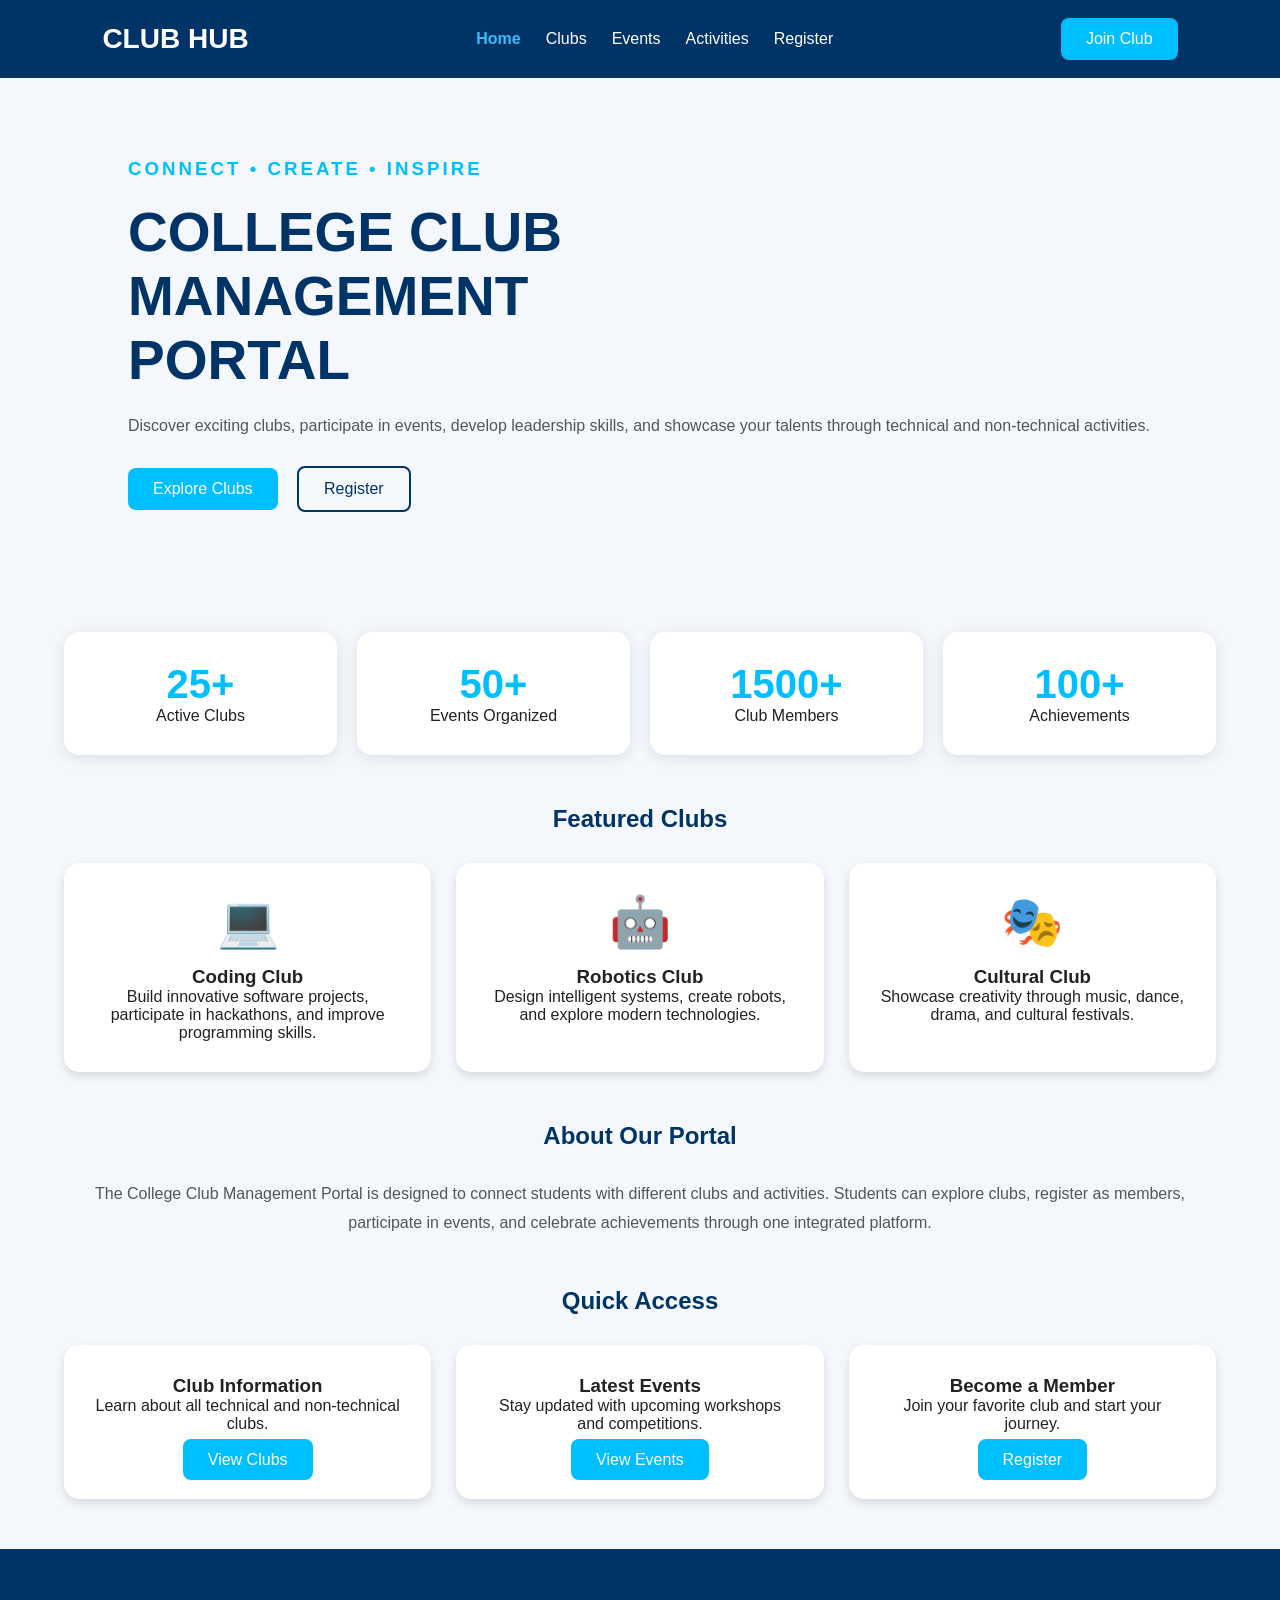
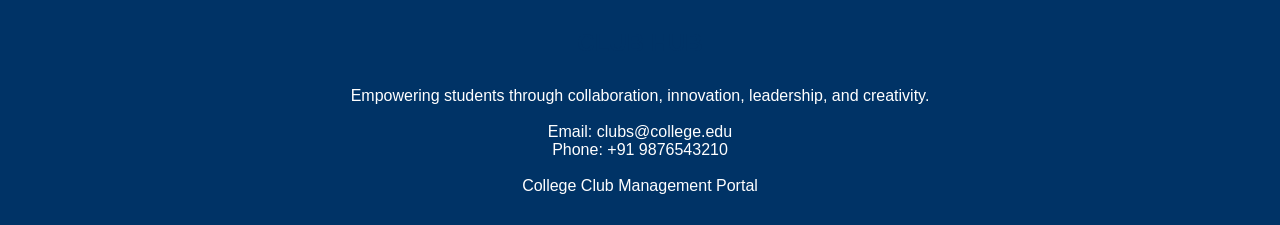
<file: index.html>
<!DOCTYPE html>
<html lang="en">
<head>
    <meta charset="UTF-8">
    <meta name="viewport" content="width=device-width, initial-scale=1.0">
    <title>College Club Management Portal</title>

    <link rel="stylesheet" href="style.css">
</head>
<body>

    <!-- Navigation Bar -->

    <nav>

        <div class="logo">
            CLUB HUB
        </div>

        <ul>
            <li><a href="index.html">Home</a></li>
            <li><a href="about.html">Clubs</a></li>
            <li><a href="events.html">Events</a></li>
            <li><a href="activities.html">Activities</a></li>
            <li><a href="registration.html">Register</a></li>
        </ul>

        <a href="registration.html" class="btn">
            Join Club
        </a>

    </nav>

    <!-- Hero Section -->

    <section class="hero">

        <div class="hero-content">

            <h3>CONNECT • CREATE • INSPIRE</h3>

            <h1>
                COLLEGE CLUB
                <br>
                MANAGEMENT
                <br>
                PORTAL
            </h1>

            <p>
                Discover exciting clubs, participate in events,
                develop leadership skills, and showcase your talents
                through technical and non-technical activities.
            </p>

            <div class="buttons">

                <a href="about.html" class="btn1">
                    Explore Clubs
                </a>

                <a href="registration.html" class="btn2">
                    Register
                </a>

            </div>

        </div>

    </section>

    <!-- Statistics Section -->

    <section class="stats">

        <div class="box">
            <h1>25+</h1>
            <p>Active Clubs</p>
        </div>

        <div class="box">
            <h1>50+</h1>
            <p>Events Organized</p>
        </div>

        <div class="box">
            <h1>1500+</h1>
            <p>Club Members</p>
        </div>

        <div class="box">
            <h1>100+</h1>
            <p>Achievements</p>
        </div>

    </section>

    <!-- Featured Clubs -->

    <section class="clubs">

        <h2>Featured Clubs</h2>

        <div class="club-container">

            <div class="club-card">

                <div class="icon">💻</div>

                <h3>Coding Club</h3>

                <p>
                    Build innovative software projects,
                    participate in hackathons, and
                    improve programming skills.
                </p>

            </div>

            <div class="club-card">

                <div class="icon">🤖</div>

                <h3>Robotics Club</h3>

                <p>
                    Design intelligent systems,
                    create robots, and explore
                    modern technologies.
                </p>

            </div>

            <div class="club-card">

                <div class="icon">🎭</div>

                <h3>Cultural Club</h3>

                <p>
                    Showcase creativity through
                    music, dance, drama,
                    and cultural festivals.
                </p>

            </div>

        </div>

    </section>

    <!-- About Section -->

    <section class="about">

        <h2>About Our Portal</h2>

        <p>
            The College Club Management Portal is designed to
            connect students with different clubs and activities.
            Students can explore clubs, register as members,
            participate in events, and celebrate achievements
            through one integrated platform.
        </p>

    </section>

    <!-- Quick Access -->

    <section class="clubs">

        <h2>Quick Access</h2>

        <div class="club-container">

            <div class="club-card">
                <h3>Club Information</h3>
                <p>Learn about all technical and non-technical clubs.</p>
                <br>
                <a href="about.html" class="btn">View Clubs</a>
            </div>

            <div class="club-card">
                <h3>Latest Events</h3>
                <p>Stay updated with upcoming workshops and competitions.</p>
                <br>
                <a href="events.html" class="btn">View Events</a>
            </div>

            <div class="club-card">
                <h3>Become a Member</h3>
                <p>Join your favorite club and start your journey.</p>
                <br>
                <a href="registration.html" class="btn">Register</a>
            </div>

        </div>

    </section>

    <!-- Footer -->

    <footer>

        <h2>CLUB HUB</h2>

        <p>
            Empowering students through collaboration,
            innovation, leadership, and creativity.
        </p>

        <br>

        <p>
            Email: clubs@college.edu
        </p>

        <p>
            Phone: +91 9876543210
        </p>

        <br>

        <p>
            College Club Management Portal
        </p>

    </footer>
    
    <script src="script.js"></script>
</body>
</html>
</file>
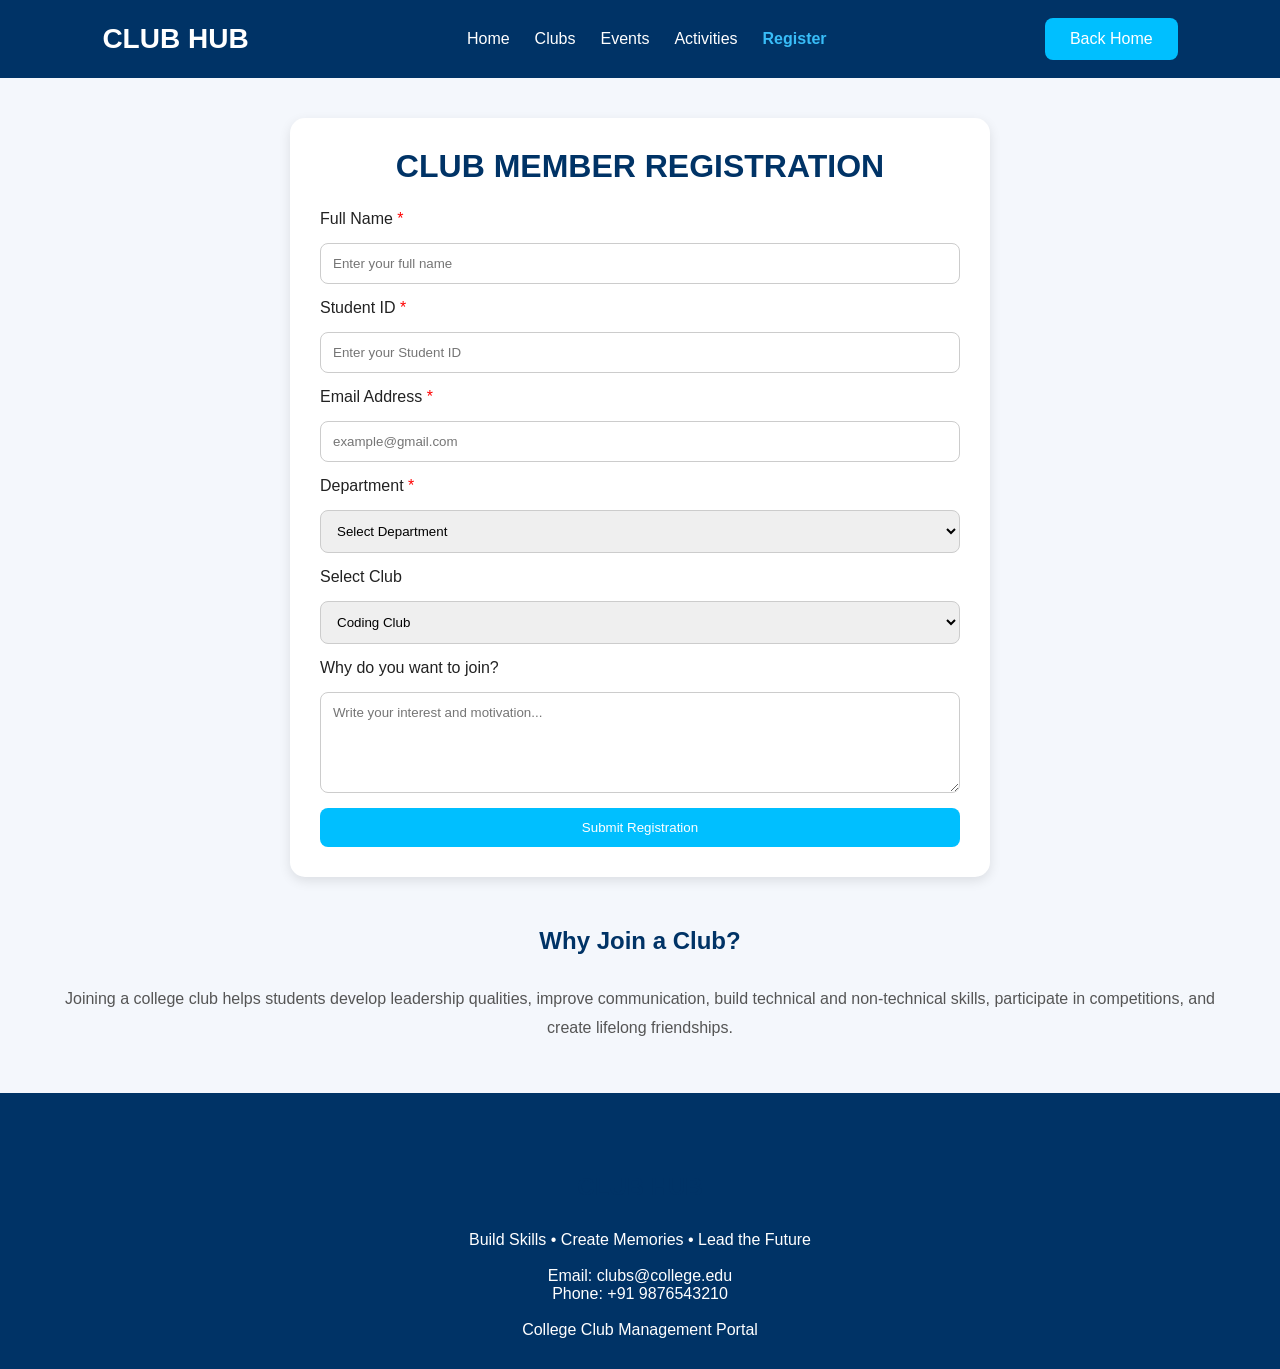
<file: registration.html>
<!DOCTYPE html>
<html lang="en">
<head>
    <meta charset="UTF-8">
    <meta name="viewport" content="width=device-width, initial-scale=1.0">
    <title>Club Member Registration</title>

    <link rel="stylesheet" href="style.css">
</head>
<body>

    <!-- Navigation Bar -->

    <nav>

        <div class="logo">
            CLUB HUB
        </div>

        <ul>
            <li><a href="index.html">Home</a></li>
            <li><a href="about.html">Clubs</a></li>
            <li><a href="events.html">Events</a></li>
            <li><a href="activities.html">Activities</a></li>
            <li><a href="registration.html">Register</a></li>
        </ul>

        <a href="index.html" class="btn">
            Back Home
        </a>

    </nav>

    <!-- Registration Form -->

    <div class="container">

        <h1 style="text-align:center; color:#003366; margin-bottom:25px;">
            CLUB MEMBER REGISTRATION
        </h1>

        <form>

            <label for="name">
                Full Name <span style="color:red;">*</span>
            </label>

            <input
                type="text"
                id="name"
                name="name"
                placeholder="Enter your full name"
                required
            >

            <label for="studentid">
                Student ID <span style="color:red;">*</span>
            </label>

            <input
                type="text"
                id="studentid"
                name="studentid"
                placeholder="Enter your Student ID"
                required
            >

            <label for="email">
                Email Address <span style="color:red;">*</span>
            </label>

            <input
                type="email"
                id="email"
                name="email"
                placeholder="example@gmail.com"
                required
            >

            <label for="department">
                Department <span style="color:red;">*</span>
            </label>

            <select
                id="department"
                name="department"
                required
            >

                <option value="">
                    Select Department
                </option>

                <option>
                    Computer Science Engineering
                </option>

                <option>
                    Information Technology
                </option>

                <option>
                    Electrical Engineering
                </option>

                <option>
                    Mechanical Engineering
                </option>

                <option>
                    Civil Engineering
                </option>

                <option>
                    Electronics and Communication Engineering
                </option>

            </select>

            <label for="club">
                Select Club
            </label>

            <select
                id="club"
                name="club"
            >

                <option>
                    Coding Club
                </option>

                <option>
                    Robotics Club
                </option>

                <option>
                    Cultural Club
                </option>

                <option>
                    Sports Club
                </option>

                <option>
                    Literary Club
                </option>

                <option>
                    Eco Club
                </option>

                <option>
                    Social Service Club
                </option>

            </select>

            <label for="motivation">
                Why do you want to join?
            </label>

            <textarea
                id="motivation"
                name="motivation"
                rows="5"
                placeholder="Write your interest and motivation..."
            ></textarea>

            <button type="submit">
                Submit Registration
            </button>

        </form>

    </div>

    <!-- Benefits Section -->

    <section class="about">

        <h2>
            Why Join a Club?
        </h2>

        <p>
            Joining a college club helps students develop
            leadership qualities, improve communication,
            build technical and non-technical skills,
            participate in competitions, and create
            lifelong friendships.
        </p>

    </section>

    <!-- Footer -->

    <footer>

        <h2>
            CLUB HUB
        </h2>

        <p>
            Build Skills • Create Memories • Lead the Future
        </p>

        <br>

        <p>
            Email: clubs@college.edu
        </p>

        <p>
            Phone: +91 9876543210
        </p>

        <br>

        <p>
            College Club Management Portal
        </p>

    </footer>
    <div id="successPopup" class="popup">
    <div class="popup-content">
        <div class="tick">✔</div>
        <h2>Registration Successful!</h2>
        <p>Thank you for joining our club.<br>We look forward to seeing you at our upcoming events.</p>
        <button onclick="closePopup()">OK</button>
    </div>
</div>
    <script src="script.js"></script>
</body>
</html>
</file>
<file: style.css>
/* ==========================
   COLLEGE CLUB PORTAL
   COMMON STYLE SHEET
   File: style.css
========================== */

/* RESET */

*{
    margin:0;
    padding:0;
    box-sizing:border-box;
    font-family:'Segoe UI',sans-serif;
}

html{
    scroll-behavior:smooth;
}

body{
    background:#f4f7fc;
    color:#222;
}

/* NAVBAR */

nav{
    width:100%;
    display:flex;
    justify-content:space-between;
    align-items:center;
    padding:18px 8%;
    background:#003366;
    position:sticky;
    top:0;
    z-index:1000;
}

.logo{
    color:white;
    font-size:28px;
    font-weight:bold;
}

nav ul{
    display:flex;
    list-style:none;
    gap:25px;
}

nav ul li a{
    color:white;
    text-decoration:none;
    transition:0.3s;
}

nav ul li a:hover{
    color:#00bfff;
}

.btn,
.join-btn,
button{
    background:#00bfff;
    color:white;
    border:none;
    padding:12px 25px;
    border-radius:8px;
    cursor:pointer;
    text-decoration:none;
    transition:0.3s;
}

.btn:hover,
.join-btn:hover,
button:hover{
    opacity:0.9;
    transform:translateY(-2px);
}

/* HERO SECTION */

.hero{
    padding:80px 10%;
    display:flex;
    justify-content:space-between;
    align-items:center;
    gap:40px;
}

.hero-content,
.hero-text{
    flex:1;
}

.hero-content h1,
.hero-text h1{
    font-size:55px;
    color:#003366;
    margin-bottom:20px;
}

.hero-content h3{
    color:#00bfff;
    letter-spacing:3px;
    margin-bottom:20px;
}

.hero-content p,
.hero-text p{
    line-height:1.8;
    color:#555;
    margin-bottom:25px;
}

.hero-image img{
    width:100%;
    max-width:400px;
}

/* BUTTON GROUP */

.buttons{
    margin-top:20px;
}

.buttons a{
    display:inline-block;
    margin-right:15px;
    padding:12px 25px;
    border-radius:8px;
    text-decoration:none;
}

.btn1{
    background:#00bfff;
    color:white;
}

.btn2{
    border:2px solid #003366;
    color:#003366;
}

/* SECTION TITLE */

.section-title,
h2{
    text-align:center;
    color:#003366;
    margin:50px 0 30px;
}

/* STATS */

.stats{
    width:90%;
    margin:40px auto;
    display:grid;
    grid-template-columns:repeat(auto-fit,minmax(200px,1fr));
    gap:20px;
}

.stats div,
.box{
    background:white;
    padding:30px;
    text-align:center;
    border-radius:15px;
    box-shadow:0 3px 15px rgba(0,0,0,.1);
}

.stats h1,
.box h1{
    color:#00bfff;
    font-size:40px;
}

/* CLUBS */

.club-container,
.cards{
    width:90%;
    margin:auto;
    display:grid;
    grid-template-columns:repeat(auto-fit,minmax(280px,1fr));
    gap:25px;
}

.club-card,
.card{
    background:white;
    padding:30px;
    border-radius:15px;
    text-align:center;
    box-shadow:0 4px 10px rgba(0,0,0,.12);
    transition:0.3s;
}

.club-card:hover,
.card:hover{
    transform:translateY(-8px);
}

.icon,
.card i{
    font-size:50px;
    color:#00bfff;
    margin-bottom:15px;
}

/* EVENT PAGE */

.search-container{
    text-align:center;
    margin:25px;
}

.search-container input{
    width:60%;
    padding:12px;
    border:1px solid #ccc;
    border-radius:25px;
}

.nav-buttons{
    text-align:center;
    margin-bottom:30px;
}

.nav-buttons a{
    display:inline-block;
    background:#00bfff;
    color:white;
    padding:10px 20px;
    text-decoration:none;
    border-radius:6px;
    margin:5px;
}

.event-card{
    width:90%;
    margin:20px auto;
    background:white;
    border-radius:15px;
    overflow:hidden;
    display:flex;
    box-shadow:0 3px 10px rgba(0,0,0,.15);
}

.event-card img{
    width:250px;
    height:180px;
    object-fit:cover;
}

.content{
    padding:20px;
}

/* HIGHLIGHTS */

.highlight-container{
    width:90%;
    margin:auto;
    display:grid;
    grid-template-columns:repeat(auto-fit,minmax(280px,1fr));
    gap:20px;
}

.highlight-card{
    background:white;
    border-radius:15px;
    overflow:hidden;
    text-align:center;
    box-shadow:0 3px 10px rgba(0,0,0,.15);
}

.highlight-card img{
    width:100%;
    height:200px;
    object-fit:cover;
}

.highlight-card h3{
    padding:15px;
}

/* REGISTRATION */

.container{
    width:90%;
    max-width:700px;
    margin:40px auto;
    background:white;
    padding:30px;
    border-radius:15px;
    box-shadow:0 4px 12px rgba(0,0,0,.1);
}

form{
    display:grid;
    gap:15px;
}

input,
select,
textarea{
    width:100%;
    padding:12px;
    border:1px solid #ccc;
    border-radius:8px;
}

/* ACTIVITY SHOWCASE */

.activity-grid,
.achievement-grid{
    width:90%;
    margin:auto;
    display:grid;
    grid-template-columns:repeat(auto-fit,minmax(280px,1fr));
    gap:25px;
}

.card img{
    width:100%;
    height:220px;
    object-fit:cover;
}

.card-content{
    padding:20px;
}

.achievement-card{
    background:white;
    text-align:center;
    padding:30px;
    border-radius:15px;
    box-shadow:0 4px 10px rgba(0,0,0,.12);
}

.number{
    color:#00bfff;
    font-size:40px;
    font-weight:bold;
}

/* ABOUT */

.about{
    width:90%;
    margin:50px auto;
    text-align:center;
}

.about p{
    line-height:1.8;
    color:#555;
}

/* FOOTER */

footer{
    margin-top:50px;
    background:#003366;
    color:white;
    text-align:center;
    padding:30px;
}

/* RESPONSIVE */

@media(max-width:900px){

    nav{
        flex-direction:column;
        gap:15px;
    }

    nav ul{
        flex-wrap:wrap;
        justify-content:center;
    }

    .hero{
        flex-direction:column;
        text-align:center;
    }

    .hero-content h1,
    .hero-text h1{
        font-size:40px;
    }

    .event-card{
        flex-direction:column;
    }

    .event-card img{
        width:100%;
    }

    .search-container input{
        width:90%;
    }
}
/* Success Popup */

.popup{
    position:fixed;
    top:0;
    left:0;
    width:100%;
    height:100%;
    background:rgba(0,0,0,0.6);
    display:none;
    justify-content:center;
    align-items:center;
    z-index:9999;
}

.popup-content{
    background:white;
    padding:35px;
    border-radius:20px;
    text-align:center;
    width:350px;
    animation:popupAnimation 0.4s ease;
}

.tick{
    width:80px;
    height:80px;
    background:#28a745;
    color:white;
    border-radius:50%;
    font-size:45px;
    display:flex;
    justify-content:center;
    align-items:center;
    margin:0 auto 20px;
}

.popup-content h2{
    color:#28a745;
    margin-bottom:15px;
}

.popup-content p{
    color:#555;
    margin-bottom:20px;
    line-height:1.6;
}

.popup-content button{
    background:#1570ef;
    color:white;
    border:none;
    padding:12px 30px;
    border-radius:8px;
    cursor:pointer;
    font-size:16px;
}

.popup-content button:hover{
    opacity:0.9;
}

@keyframes popupAnimation{
    from{
        transform:scale(0.7);
        opacity:0;
    }
    to{
        transform:scale(1);
        opacity:1;
    }
}
</file>
